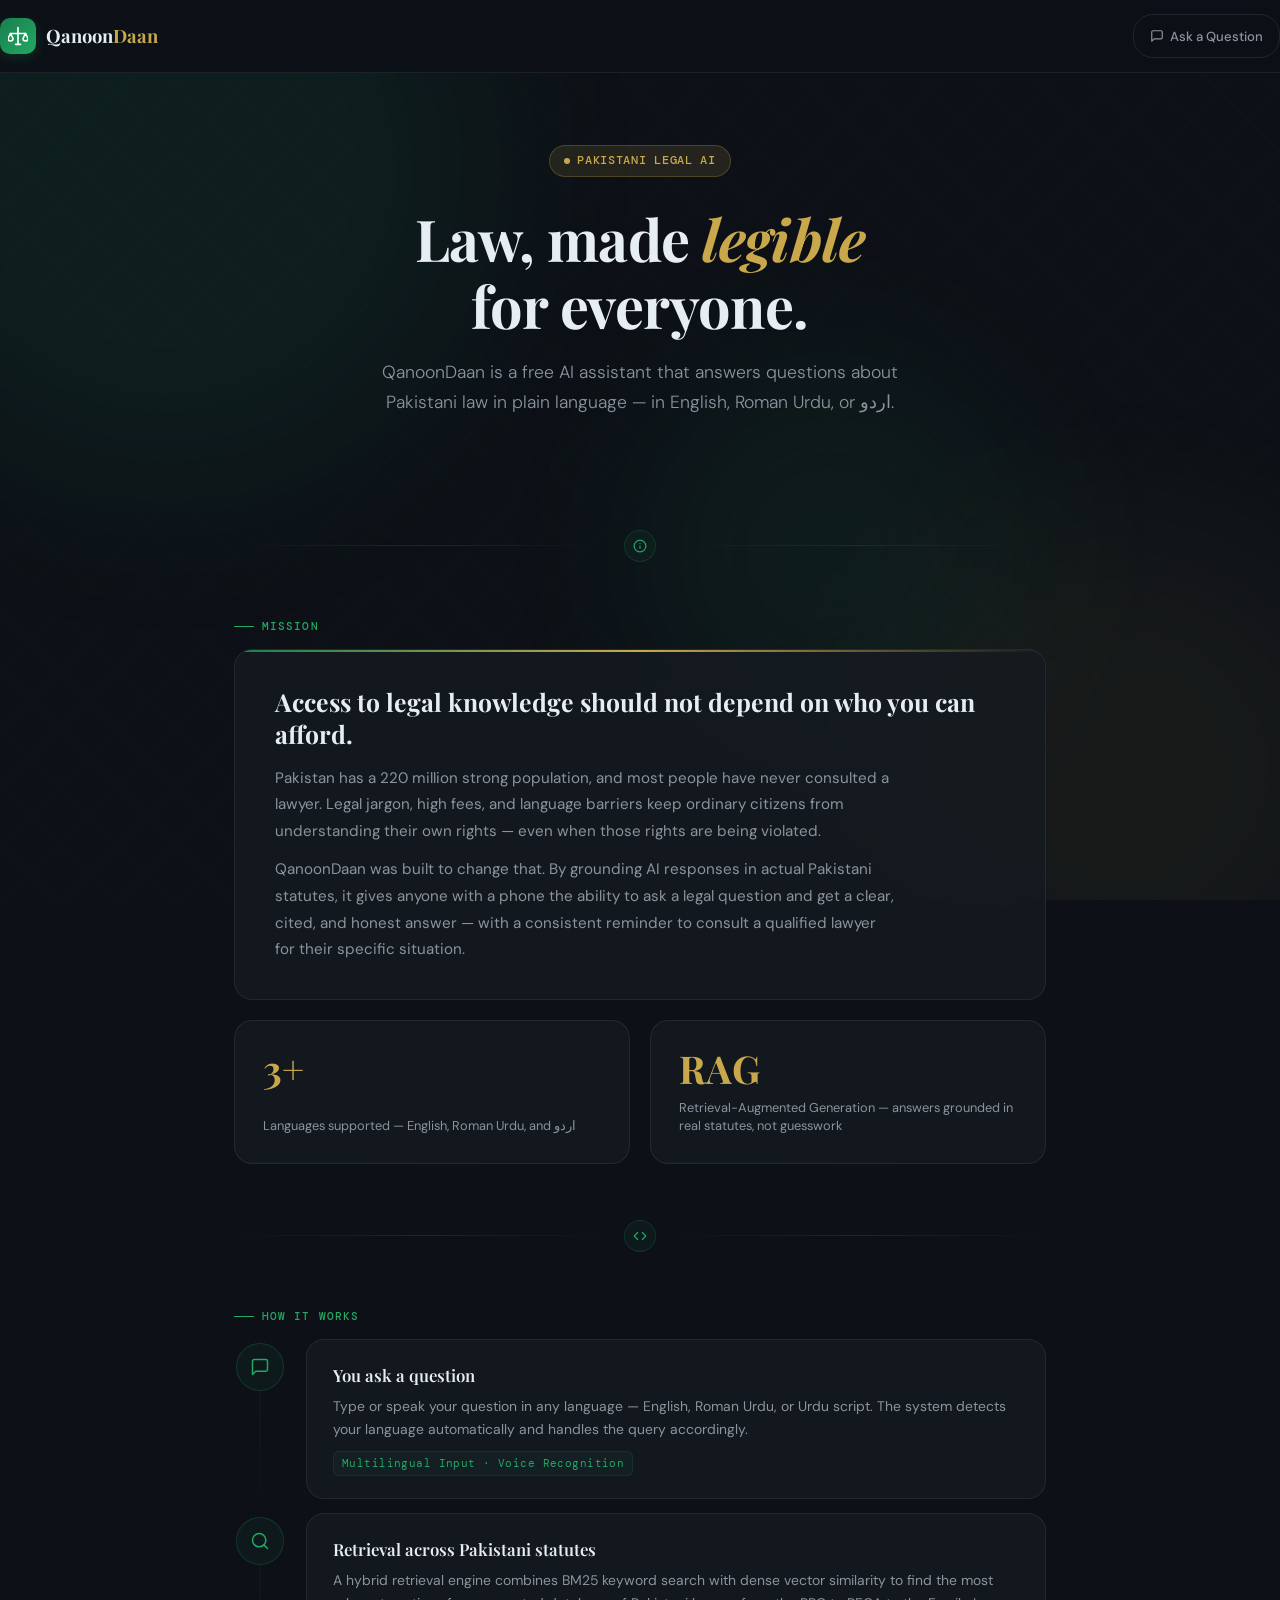
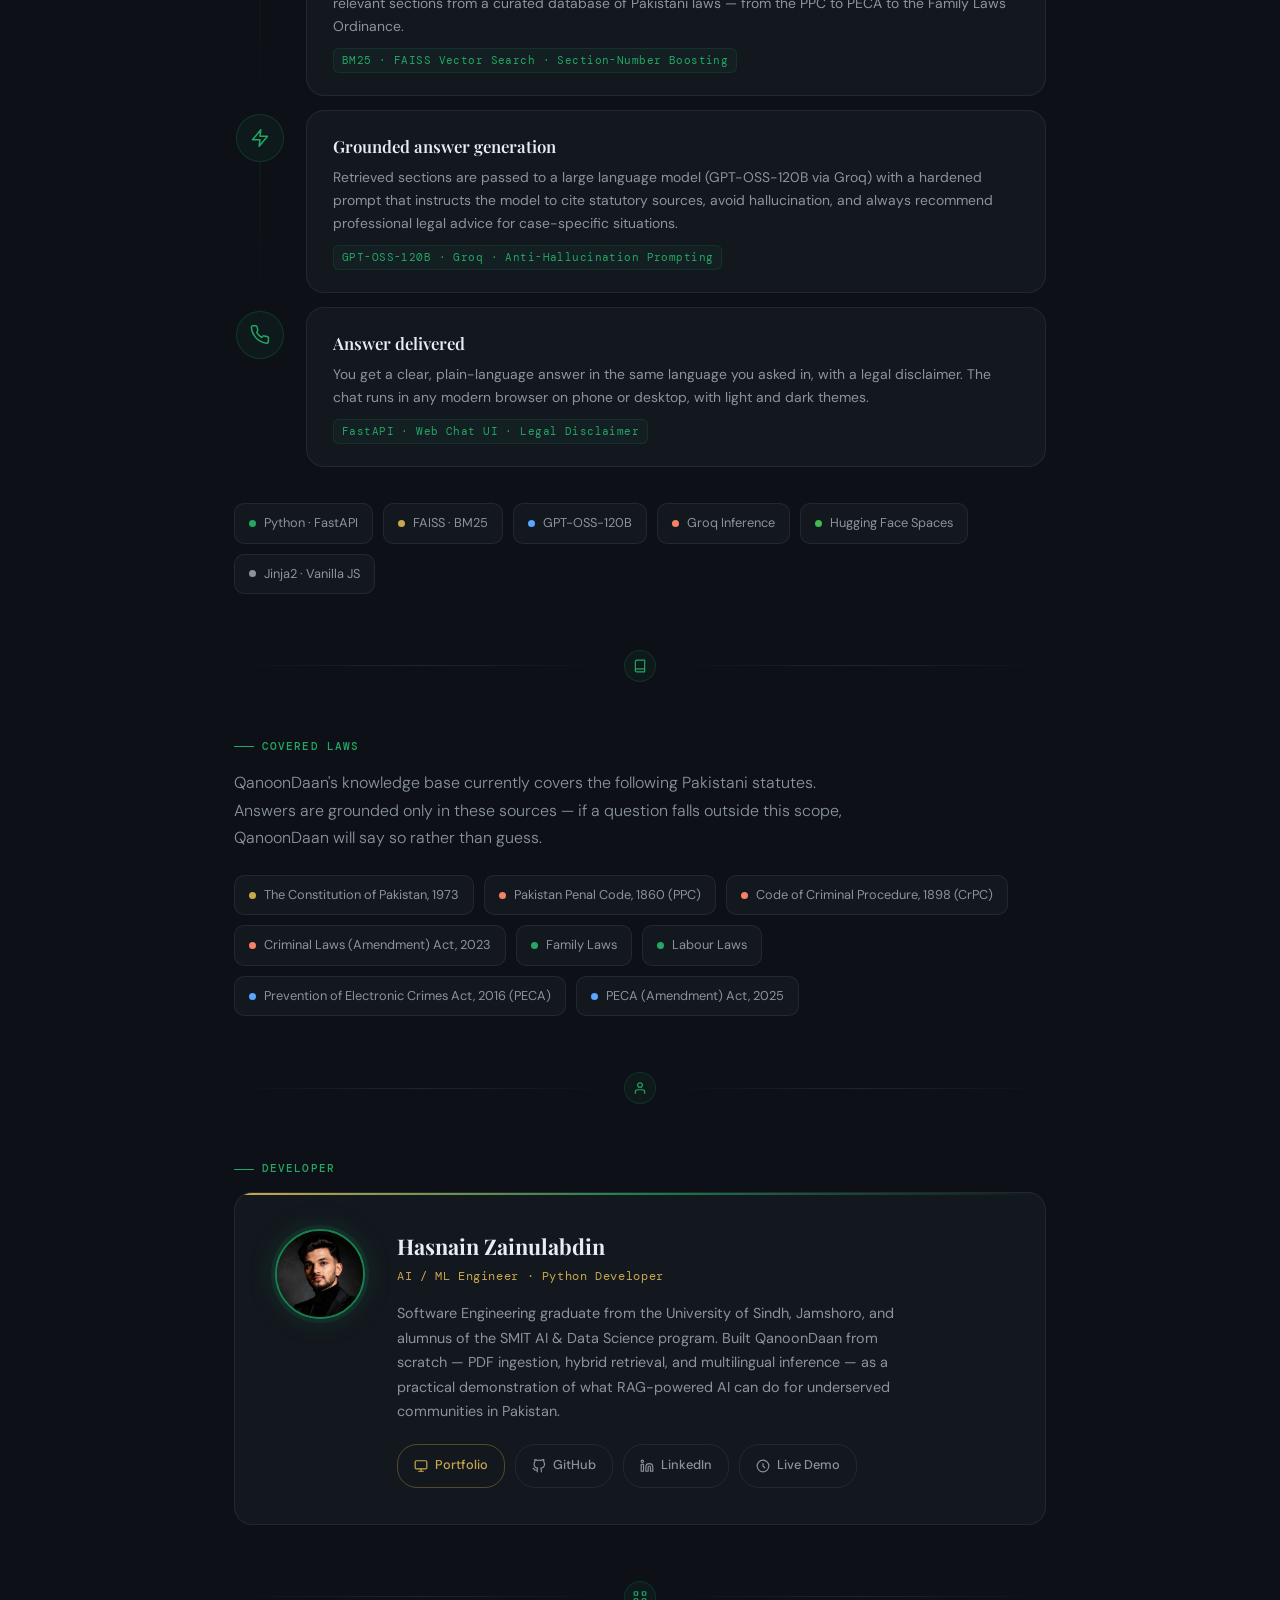
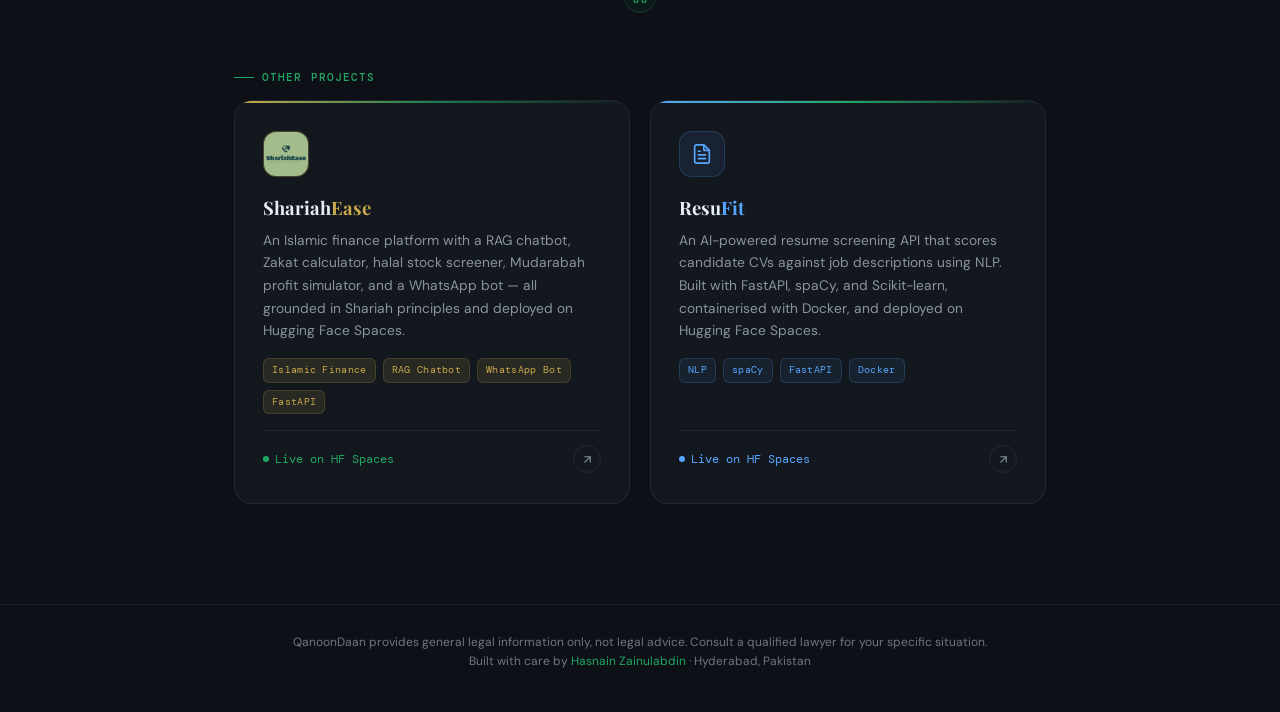
<file: templates/about.html>
<!DOCTYPE html>
<html lang="en">
<head>
  <meta charset="UTF-8" />
  <meta name="viewport" content="width=device-width, initial-scale=1.0, viewport-fit=cover" />
  <meta name="apple-mobile-web-app-capable" content="yes" />
  <meta name="apple-mobile-web-app-status-bar-style" content="black-translucent" />
  <title>About — QanoonDaan</title>
  <link rel="preconnect" href="https://fonts.googleapis.com" />
  <link rel="preconnect" href="https://fonts.gstatic.com" crossorigin />
  <link href="https://fonts.googleapis.com/css2?family=Playfair+Display:ital,wght@0,600;0,700;1,600&family=DM+Sans:wght@300;400;500&family=DM+Mono:wght@400;500&display=swap" rel="stylesheet" />
  <style>

    /* ── Tokens ─────────────────────────────────────────────── */
    :root {
      --bg:           #0d1117;
      --bg-card:      rgba(22, 27, 34, 0.75);
      --bg-input:     rgba(28, 33, 40, 0.7);
      --border:       rgba(42, 52, 65, 0.6);
      --green:        #1a7f4f;
      --green-light:  #22a863;
      --green-glow:   rgba(26, 127, 79, 0.22);
      --green-dim:    rgba(26, 127, 79, 0.08);
      --gold:         #c9a84c;
      --gold-dim:     rgba(201, 168, 76, 0.12);
      --text:         #e6edf3;
      --text-muted:   #8b949e;
      --text-dim:     #6e7681;
      --glass-border: rgba(255, 255, 255, 0.07);
      --radius:       18px;
      --shadow:       0 8px 32px rgba(0,0,0,0.25);
    }

    /* ── Reset ───────────────────────────────────────────────── */
    *, *::before, *::after { box-sizing: border-box; margin: 0; padding: 0; }
    html { scroll-behavior: smooth; }

    body {
      font-family: 'DM Sans', sans-serif;
      background: var(--bg);
      color: var(--text);
      min-height: 100vh;
      line-height: 1.6;
      overflow-x: hidden;
    }

    /* ── Ambient background ──────────────────────────────────── */
    .ambient {
      position: fixed;
      inset: 0;
      pointer-events: none;
      z-index: 0;
      overflow: hidden;
    }
    .orb {
      position: absolute;
      border-radius: 50%;
      filter: blur(90px);
      opacity: 0.45;
      animation: float 14s ease-in-out infinite alternate;
    }
    .orb-1 { width: 50vw; height: 50vw; background: rgba(26,127,79,0.28);  top: -12vw; left: -12vw; }
    .orb-2 { width: 40vw; height: 40vw; background: rgba(201,168,76,0.13); bottom: -10vw; right: -8vw; animation-delay: -5s; }
    .orb-3 { width: 30vw; height: 30vw; background: rgba(34,168,99,0.18);  top: 40%; left: 50%; animation-delay: -9s; }

    @keyframes float {
      from { transform: translate(0,0) scale(1); }
      to   { transform: translate(30px,30px) scale(1.1); }
    }

    /* ── Background pattern ─────────────────────────────────── */
    body::before {
      content: '';
      position: fixed;
      inset: 0;
      background-image:
        repeating-linear-gradient(45deg,  transparent, transparent 40px, rgba(26,127,79,0.03) 40px, rgba(26,127,79,0.03) 41px),
        repeating-linear-gradient(-45deg, transparent, transparent 40px, rgba(26,127,79,0.03) 40px, rgba(26,127,79,0.03) 41px);
      pointer-events: none;
      z-index: 0;
    }

    /* ── Layout wrapper ─────────────────────────────────────── */
    .page {
      position: relative;
      z-index: 1;
      max-width: 860px;
      margin: 0 auto;
      padding: 0 24px 100px;
      /* safe area for notched phones */
      padding-left: max(24px, env(safe-area-inset-left));
      padding-right: max(24px, env(safe-area-inset-right));
    }

    /* ── Nav ─────────────────────────────────────────────────── */
    nav {
      position: sticky;
      top: 0;
      z-index: 100;
      display: flex;
      align-items: center;
      justify-content: space-between;
      border-bottom: 1px solid var(--glass-border);
      background: rgba(13,17,23,0.88);
      backdrop-filter: blur(20px);
      -webkit-backdrop-filter: blur(20px);
      margin: 0 -24px;
      padding: 14px 24px;
      /* notch-aware padding */
      padding-left: max(24px, env(safe-area-inset-left));
      padding-right: max(24px, env(safe-area-inset-right));
    }

    .nav-logo {
      display: flex;
      align-items: center;
      gap: 10px;
      text-decoration: none;
    }

    .nav-icon {
      width: 36px;
      height: 36px;
      background: linear-gradient(135deg, var(--green), var(--green-light));
      border-radius: 10px;
      display: flex;
      align-items: center;
      justify-content: center;
      box-shadow: 0 4px 12px var(--green-glow);
      flex-shrink: 0;
    }

    .nav-icon svg {
      width: 20px;
      height: 20px;
      stroke: #fff;
      fill: none;
      stroke-width: 2;
      stroke-linecap: round;
      stroke-linejoin: round;
    }

    .nav-wordmark {
      font-family: 'Playfair Display', serif;
      font-size: 1.15rem;
      font-weight: 700;
      color: var(--text);
    }
    .nav-wordmark span { color: var(--gold); }

    .nav-link {
      display: flex;
      align-items: center;
      gap: 6px;
      text-decoration: none;
      font-size: 0.82rem;
      font-weight: 500;
      color: var(--text-muted);
      border: 1px solid var(--border);
      border-radius: 20px;
      padding: 7px 16px;
      transition: all 0.2s;
      min-height: 44px; /* touch target */
    }
    .nav-link svg {
      width: 14px;
      height: 14px;
      stroke: currentColor;
      fill: none;
      stroke-width: 2;
      stroke-linecap: round;
      stroke-linejoin: round;
      flex-shrink: 0;
    }
    .nav-link:hover {
      color: var(--text);
      border-color: var(--green);
      background: var(--green-dim);
    }

    /* ── Hero ────────────────────────────────────────────────── */
    .hero {
      padding: 72px 0 56px;
      text-align: center;
    }

    .hero-badge {
      display: inline-flex;
      align-items: center;
      gap: 7px;
      background: var(--gold-dim);
      border: 1px solid rgba(201,168,76,0.25);
      border-radius: 20px;
      padding: 6px 14px;
      font-size: 0.72rem;
      font-family: 'DM Mono', monospace;
      font-weight: 500;
      color: var(--gold);
      letter-spacing: 0.06em;
      text-transform: uppercase;
      margin-bottom: 28px;
    }

    .hero-badge-dot {
      width: 6px;
      height: 6px;
      border-radius: 50%;
      background: var(--gold);
      animation: pulse-gold 2.5s ease-in-out infinite;
    }

    @keyframes pulse-gold {
      0%, 100% { opacity: 1; transform: scale(1); }
      50%       { opacity: 0.4; transform: scale(0.7); }
    }

    .hero h1 {
      font-family: 'Playfair Display', serif;
      font-size: clamp(2.4rem, 6vw, 3.6rem);
      font-weight: 700;
      line-height: 1.15;
      color: var(--text);
      margin-bottom: 20px;
      letter-spacing: -0.01em;
    }
    .hero h1 em { font-style: italic; color: var(--gold); }

    .hero-sub {
      font-size: clamp(0.95rem, 2vw, 1.1rem);
      color: var(--text-muted);
      max-width: 520px;
      margin: 0 auto;
      font-weight: 300;
      line-height: 1.7;
    }

    /* ── Divider ─────────────────────────────────────────────── */
    .divider {
      display: flex;
      align-items: center;
      gap: 16px;
      margin: 56px 0;
    }
    .divider-line {
      flex: 1;
      height: 1px;
      background: linear-gradient(to right, transparent, var(--border), transparent);
    }
    .divider-icon {
      width: 32px;
      height: 32px;
      border-radius: 50%;
      background: var(--green-dim);
      border: 1px solid rgba(26,127,79,0.25);
      display: flex;
      align-items: center;
      justify-content: center;
      flex-shrink: 0;
    }
    .divider-icon svg {
      width: 14px;
      height: 14px;
      stroke: var(--green-light);
      fill: none;
      stroke-width: 2;
      stroke-linecap: round;
      stroke-linejoin: round;
    }

    /* ── Section label ───────────────────────────────────────── */
    .section-label {
      font-family: 'DM Mono', monospace;
      font-size: 0.68rem;
      font-weight: 500;
      letter-spacing: 0.1em;
      text-transform: uppercase;
      color: var(--green-light);
      margin-bottom: 14px;
      display: flex;
      align-items: center;
      gap: 8px;
    }
    .section-label::before {
      content: '';
      display: block;
      width: 20px;
      height: 1px;
      background: var(--green-light);
    }

    /* ── Mission ─────────────────────────────────────────────── */
    .mission {
      display: grid;
      grid-template-columns: 1fr 1fr;
      gap: 20px;
      margin-bottom: 24px;
    }

    .mission-main {
      grid-column: 1 / -1;
      background: var(--bg-card);
      border: 1px solid var(--glass-border);
      border-radius: var(--radius);
      padding: 36px 40px;
      backdrop-filter: blur(16px);
      -webkit-backdrop-filter: blur(16px);
      position: relative;
      overflow: hidden;
    }
    .mission-main::before {
      content: '';
      position: absolute;
      top: 0; left: 0; right: 0;
      height: 2px;
      background: linear-gradient(to right, var(--green), var(--gold), transparent);
    }
    .mission-main h2 {
      font-family: 'Playfair Display', serif;
      font-size: 1.55rem;
      font-weight: 700;
      color: var(--text);
      margin-bottom: 14px;
      line-height: 1.3;
    }
    .mission-main p {
      color: var(--text-muted);
      font-size: 0.95rem;
      line-height: 1.75;
      max-width: 620px;
    }
    .mission-main p + p { margin-top: 12px; }

    .mission-stat {
      background: var(--bg-card);
      border: 1px solid var(--glass-border);
      border-radius: var(--radius);
      padding: 28px;
      backdrop-filter: blur(16px);
      -webkit-backdrop-filter: blur(16px);
      display: flex;
      flex-direction: column;
      justify-content: space-between;
      gap: 12px;
      position: relative;
      overflow: hidden;
    }
    .mission-stat::after {
      content: '';
      position: absolute;
      bottom: 0; left: 0; right: 0;
      height: 1px;
      background: linear-gradient(to right, var(--green-dim), transparent);
    }
    .stat-value {
      font-family: 'Playfair Display', serif;
      font-size: 2.4rem;
      font-weight: 700;
      color: var(--gold);
      line-height: 1;
    }
    .stat-label {
      font-size: 0.8rem;
      color: var(--text-muted);
      line-height: 1.4;
    }

    /* ── Pipeline ────────────────────────────────────────────── */
    .pipeline { display: flex; flex-direction: column; gap: 2px; }

    .pipe-step {
      display: grid;
      grid-template-columns: 52px 1fr;
      gap: 0 20px;
      position: relative;
    }
    .pipe-step:not(:last-child) .pipe-num::after {
      content: '';
      position: absolute;
      left: 25px;
      top: 52px;
      bottom: -2px;
      width: 2px;
      background: linear-gradient(to bottom, var(--green-dim), transparent);
    }
    .pipe-num {
      position: relative;
      display: flex;
      flex-direction: column;
      align-items: center;
      padding-top: 4px;
    }
    .pipe-circle {
      width: 48px;
      height: 48px;
      border-radius: 50%;
      background: var(--green-dim);
      border: 1px solid rgba(26,127,79,0.3);
      display: flex;
      align-items: center;
      justify-content: center;
      flex-shrink: 0;
      transition: all 0.25s;
    }
    .pipe-step:hover .pipe-circle {
      background: rgba(26,127,79,0.18);
      border-color: var(--green-light);
      box-shadow: 0 0 16px var(--green-glow);
    }
    .pipe-circle svg {
      width: 20px;
      height: 20px;
      stroke: var(--green-light);
      fill: none;
      stroke-width: 1.8;
      stroke-linecap: round;
      stroke-linejoin: round;
    }
    .pipe-body {
      background: var(--bg-card);
      border: 1px solid var(--glass-border);
      border-radius: var(--radius);
      padding: 22px 26px;
      margin-bottom: 12px;
      backdrop-filter: blur(12px);
      -webkit-backdrop-filter: blur(12px);
      transition: border-color 0.25s;
    }
    .pipe-step:hover .pipe-body { border-color: rgba(26,127,79,0.2); }
    .pipe-body h3 {
      font-family: 'Playfair Display', serif;
      font-size: 1.05rem;
      font-weight: 600;
      color: var(--text);
      margin-bottom: 6px;
    }
    .pipe-body p {
      font-size: 0.87rem;
      color: var(--text-muted);
      line-height: 1.65;
    }
    .pipe-tag {
      display: inline-block;
      margin-top: 10px;
      font-family: 'DM Mono', monospace;
      font-size: 0.67rem;
      background: var(--green-dim);
      border: 1px solid rgba(26,127,79,0.2);
      color: var(--green-light);
      border-radius: 6px;
      padding: 3px 8px;
      letter-spacing: 0.04em;
    }

    /* ── Stack chips ─────────────────────────────────────────── */
    .stack-grid {
      display: flex;
      flex-wrap: wrap;
      gap: 10px;
      margin-top: 24px;
    }
    .stack-chip {
      display: flex;
      align-items: center;
      gap: 8px;
      background: var(--bg-card);
      border: 1px solid var(--glass-border);
      border-radius: 10px;
      padding: 9px 14px;
      font-size: 0.8rem;
      color: var(--text-muted);
      backdrop-filter: blur(10px);
      transition: all 0.2s;
    }
    .stack-chip:hover { border-color: rgba(26,127,79,0.25); color: var(--text); }
    .stack-chip-dot {
      width: 7px;
      height: 7px;
      border-radius: 50%;
      flex-shrink: 0;
    }

    /* ── Developer card ──────────────────────────────────────── */
    .dev-card {
      background: var(--bg-card);
      border: 1px solid var(--glass-border);
      border-radius: var(--radius);
      padding: 36px 40px;
      backdrop-filter: blur(16px);
      -webkit-backdrop-filter: blur(16px);
      display: grid;
      grid-template-columns: auto 1fr;
      gap: 32px;
      align-items: start;
      position: relative;
      overflow: hidden;
    }
    .dev-card::before {
      content: '';
      position: absolute;
      top: 0; left: 0; right: 0;
      height: 2px;
      background: linear-gradient(to right, var(--gold), var(--green), transparent);
    }

    /* ── Developer avatar (photo) ────────────────────────────── */
    .dev-avatar-link {
      text-decoration: none;
      flex-shrink: 0;
      display: block;
    }

    .dev-avatar {
      width: 90px;
      height: 90px;
      border-radius: 50%;
      overflow: hidden;
      border: 2.5px solid var(--green);
      box-shadow: 0 0 0 4px rgba(26,127,79,0.15), 0 0 28px var(--green-glow);
      transition: transform 0.25s ease, box-shadow 0.25s ease;
    }

    .dev-avatar-link:hover .dev-avatar {
      transform: scale(1.05);
      box-shadow: 0 0 0 5px rgba(26,127,79,0.25), 0 0 36px var(--green-glow);
    }

    .dev-avatar img {
      width: 100%;
      height: 100%;
      object-fit: cover;
      object-position: center top;
      display: block;
    }

    /* portfolio tooltip on hover */
    .dev-avatar-link {
      position: relative;
    }
    .dev-avatar-link::after {
      content: 'View Portfolio ↗';
      position: absolute;
      bottom: -28px;
      left: 50%;
      transform: translateX(-50%);
      font-size: 0.62rem;
      font-family: 'DM Mono', monospace;
      color: var(--green-light);
      white-space: nowrap;
      opacity: 0;
      transition: opacity 0.2s;
      pointer-events: none;
    }
    .dev-avatar-link:hover::after { opacity: 1; }

    .dev-info { min-width: 0; }

    .dev-name {
      font-family: 'Playfair Display', serif;
      font-size: 1.35rem;
      font-weight: 700;
      color: var(--text);
      margin-bottom: 4px;
    }
    .dev-role {
      font-size: 0.78rem;
      color: var(--gold);
      font-family: 'DM Mono', monospace;
      letter-spacing: 0.05em;
      margin-bottom: 14px;
    }
    .dev-bio {
      font-size: 0.9rem;
      color: var(--text-muted);
      line-height: 1.7;
      max-width: 520px;
      margin-bottom: 20px;
    }
    .dev-links {
      display: flex;
      flex-wrap: wrap;
      gap: 10px;
    }
    .dev-link {
      display: flex;
      align-items: center;
      gap: 7px;
      text-decoration: none;
      font-size: 0.8rem;
      font-weight: 500;
      color: var(--text-muted);
      border: 1px solid var(--border);
      border-radius: 20px;
      padding: 7px 16px;
      transition: all 0.2s;
      min-height: 44px; /* touch target */
    }
    .dev-link svg {
      width: 14px;
      height: 14px;
      stroke: currentColor;
      fill: none;
      stroke-width: 2;
      stroke-linecap: round;
      stroke-linejoin: round;
      flex-shrink: 0;
    }
    .dev-link:hover {
      color: var(--text);
      border-color: var(--green);
      background: var(--green-dim);
    }
    /* Portfolio link highlighted */
    .dev-link.portfolio {
      border-color: rgba(201,168,76,0.35);
      color: var(--gold);
    }
    .dev-link.portfolio:hover {
      border-color: var(--gold);
      background: var(--gold-dim);
      color: var(--gold);
    }

    /* ── Other Projects ──────────────────────────────────────── */
    .projects-grid {
      display: grid;
      grid-template-columns: 1fr 1fr;
      gap: 20px;
    }
    .project-card {
      background: var(--bg-card);
      border: 1px solid var(--glass-border);
      border-radius: var(--radius);
      padding: 30px 28px;
      backdrop-filter: blur(16px);
      -webkit-backdrop-filter: blur(16px);
      display: flex;
      flex-direction: column;
      gap: 16px;
      position: relative;
      overflow: hidden;
      transition: border-color 0.25s, transform 0.25s;
      text-decoration: none;
      color: inherit;
    }
    .project-card:hover {
      border-color: rgba(26,127,79,0.35);
      transform: translateY(-3px);
    }
    .project-card::before {
      content: '';
      position: absolute;
      top: 0; left: 0; right: 0;
      height: 2px;
    }
    .project-card.shariah::before {
      background: linear-gradient(to right, var(--gold), var(--green), transparent);
    }
    .project-card.resufit::before {
      background: linear-gradient(to right, #58a6ff, var(--green-light), transparent);
    }

    .project-icon {
      width: 46px;
      height: 46px;
      border-radius: 13px;
      display: flex;
      align-items: center;
      justify-content: center;
      flex-shrink: 0;
    }
    .project-card.shariah .project-icon {
      background: var(--gold-dim);
      border: 1px solid rgba(201,168,76,0.2);
    }
    .project-card.resufit .project-icon {
      background: rgba(88,166,255,0.08);
      border: 1px solid rgba(88,166,255,0.2);
    }
    .project-card.shariah .project-icon svg { stroke: var(--gold); }
    .project-card.resufit  .project-icon svg { stroke: #58a6ff; }
    .project-icon svg {
      width: 22px;
      height: 22px;
      fill: none;
      stroke-width: 1.8;
      stroke-linecap: round;
      stroke-linejoin: round;
    }

    /* Image-based project icon — stays same box as SVG version */
    .project-icon-img {
      padding: 0 !important;
      overflow: hidden;
    }
    .project-icon-img img {
      width: 46px;
      height: 46px;
      object-fit: cover;
      object-position: center;
      display: block;
      border-radius: 13px;
    }
    .project-name {
      font-family: 'Playfair Display', serif;
      font-size: 1.15rem;
      font-weight: 700;
      color: var(--text);
      margin-bottom: 6px;
    }
    .project-card.shariah .project-name span { color: var(--gold); }
    .project-card.resufit  .project-name span { color: #58a6ff; }

    .project-desc {
      font-size: 0.86rem;
      color: var(--text-muted);
      line-height: 1.65;
      flex: 1;
    }
    .project-tags {
      display: flex;
      flex-wrap: wrap;
      gap: 7px;
    }
    .project-tag {
      font-family: 'DM Mono', monospace;
      font-size: 0.65rem;
      border-radius: 6px;
      padding: 3px 8px;
      letter-spacing: 0.03em;
    }
    .project-card.shariah .project-tag {
      background: var(--gold-dim);
      border: 1px solid rgba(201,168,76,0.18);
      color: var(--gold);
    }
    .project-card.resufit .project-tag {
      background: rgba(88,166,255,0.07);
      border: 1px solid rgba(88,166,255,0.18);
      color: #58a6ff;
    }
    .project-footer {
      display: flex;
      align-items: center;
      justify-content: space-between;
      padding-top: 14px;
      border-top: 1px solid var(--glass-border);
      margin-top: auto;
    }
    .project-live {
      display: flex;
      align-items: center;
      gap: 6px;
      font-size: 0.75rem;
      font-family: 'DM Mono', monospace;
      color: var(--green-light);
    }
    .project-live-dot {
      width: 6px;
      height: 6px;
      border-radius: 50%;
      background: var(--green-light);
      animation: pulse-gold 2.5s ease-in-out infinite;
    }
    .project-arrow {
      width: 28px;
      height: 28px;
      border-radius: 50%;
      border: 1px solid var(--border);
      display: flex;
      align-items: center;
      justify-content: center;
      transition: all 0.2s;
    }
    .project-card:hover .project-arrow {
      border-color: var(--green-light);
      background: var(--green-dim);
    }
    .project-arrow svg {
      width: 13px;
      height: 13px;
      stroke: var(--text-muted);
      fill: none;
      stroke-width: 2;
      stroke-linecap: round;
      stroke-linejoin: round;
      transition: stroke 0.2s;
    }
    .project-card:hover .project-arrow svg { stroke: var(--green-light); }

    /* ── Footer ──────────────────────────────────────────────── */
    footer {
      position: relative;
      z-index: 1;
      text-align: center;
      padding: 28px 24px max(40px, env(safe-area-inset-bottom));
      border-top: 1px solid var(--glass-border);
      font-size: 0.75rem;
      color: var(--text-dim);
    }
    footer a {
      color: var(--green-light);
      text-decoration: none;
    }

    /* ── Fade-in animation ───────────────────────────────────── */
    .fade-up {
      opacity: 0;
      transform: translateY(18px);
      transition: opacity 0.55s ease, transform 0.55s ease;
    }
    .fade-up.visible {
      opacity: 1;
      transform: translateY(0);
    }

    /* ════════════════════════════════════════════════════════
       RESPONSIVE — mobile-first, three breakpoints
       ════════════════════════════════════════════════════════ */

    /* ── Base mobile (<480px) ────────────────────────────────── */
    @media (max-width: 480px) {

      /* Layout */
      .page { padding: 0 14px 80px; }

      /* Nav */
      nav { margin: 0 -14px; padding: 12px 14px; }
      .nav-wordmark { font-size: 1rem; }
      .nav-link { padding: 6px 10px; font-size: 0.76rem; }
      .nav-link span { display: none; }   /* icon only on tiny screens */

      /* Hero */
      .hero { padding: 44px 0 36px; }
      .hero h1 { font-size: 1.85rem; line-height: 1.2; }
      .hero-badge { font-size: 0.65rem; padding: 5px 11px; margin-bottom: 20px; }
      .hero-sub { font-size: 0.88rem; }

      /* Dividers — tighter */
      .divider { margin: 36px 0; }

      /* Mission */
      .mission { grid-template-columns: 1fr; gap: 12px; }
      .mission-main { padding: 20px 18px; }
      .mission-main h2 { font-size: 1.2rem; }
      .mission-main p  { font-size: 0.88rem; }
      .mission-stat {
        flex-direction: row;
        align-items: center;
        gap: 16px;
        padding: 18px 20px;
      }
      .stat-value { font-size: 1.8rem; flex-shrink: 0; }
      .stat-label { font-size: 0.78rem; }

      /* Pipeline */
      .pipe-step { grid-template-columns: 36px 1fr; gap: 0 12px; }
      .pipe-circle { width: 36px; height: 36px; }
      .pipe-circle svg { width: 15px; height: 15px; }
      .pipe-step:not(:last-child) .pipe-num::after { left: 17px; top: 38px; }
      .pipe-body { padding: 16px 16px; }
      .pipe-body h3 { font-size: 0.95rem; }
      .pipe-body p  { font-size: 0.82rem; }
      .pipe-tag { font-size: 0.62rem; }

      /* Stack chips — 2 per row */
      .stack-grid { gap: 8px; }
      .stack-chip { font-size: 0.75rem; padding: 7px 11px; }

      /* Developer card — stacked, centered portrait */
      .dev-card {
        grid-template-columns: 1fr;
        padding: 24px 18px;
        gap: 0;
        text-align: center;
      }
      .dev-avatar-link {
        display: flex;
        justify-content: center;
        margin-bottom: 20px;
      }
      .dev-avatar { width: 82px; height: 82px; }
      .dev-avatar-link::after { display: none; }
      .dev-name { font-size: 1.2rem; }
      .dev-role { font-size: 0.72rem; margin-bottom: 12px; }
      .dev-bio  { font-size: 0.85rem; max-width: 100%; margin-bottom: 16px; }
      .dev-links {
        justify-content: center;
        gap: 8px;
      }
      .dev-link { font-size: 0.75rem; padding: 6px 12px; }

      /* Projects — single column */
      .projects-grid { grid-template-columns: 1fr; gap: 14px; }
      .project-card { padding: 22px 18px; gap: 12px; }
      .project-name { font-size: 1.05rem; }
      .project-desc { font-size: 0.82rem; }
      .project-tag  { font-size: 0.62rem; }
      .project-icon { width: 40px; height: 40px; border-radius: 11px; }
      .project-icon svg { width: 19px; height: 19px; }

      /* Footer */
      footer { font-size: 0.72rem; padding: 22px 14px 36px; }
    }

    /* ── Mid mobile (481px–640px) ────────────────────────────── */
    @media (min-width: 481px) and (max-width: 640px) {

      .page { padding: 0 18px 90px; }
      nav { margin: 0 -18px; padding: 13px 18px; }

      .hero { padding: 52px 0 40px; }
      .hero h1 { font-size: 2.1rem; }
      .hero-sub { font-size: 0.92rem; }

      .divider { margin: 44px 0; }

      .mission { grid-template-columns: 1fr; gap: 14px; }
      .mission-main { padding: 24px 22px; }
      .mission-main h2 { font-size: 1.3rem; }
      .mission-stat {
        flex-direction: row;
        align-items: center;
        gap: 18px;
        padding: 20px 22px;
      }
      .stat-value { font-size: 2rem; flex-shrink: 0; }

      .pipe-step { grid-template-columns: 40px 1fr; gap: 0 14px; }
      .pipe-circle { width: 38px; height: 38px; }
      .pipe-circle svg { width: 16px; height: 16px; }
      .pipe-step:not(:last-child) .pipe-num::after { left: 19px; top: 40px; }
      .pipe-body { padding: 18px 20px; }

      .dev-card {
        grid-template-columns: 1fr;
        padding: 28px 24px;
        gap: 0;
      }
      .dev-avatar-link {
        display: flex;
        justify-content: center;
        margin-bottom: 22px;
      }
      .dev-avatar { width: 86px; height: 86px; }
      .dev-avatar-link::after { display: none; }
      .dev-name { font-size: 1.25rem; }
      .dev-bio  { font-size: 0.87rem; }
      .dev-links { gap: 8px; }

      .projects-grid { grid-template-columns: 1fr; gap: 14px; }
      .project-card { padding: 24px 20px; }

      .nav-link span { display: none; }
    }

    /* ── Tablet (641px–860px) ────────────────────────────────── */
    @media (min-width: 641px) and (max-width: 860px) {

      .page { padding: 0 28px 100px; }
      nav { margin: 0 -28px; padding: 14px 28px; }

      .hero { padding: 60px 0 48px; }
      .hero h1 { font-size: 2.8rem; }

      .mission { grid-template-columns: 1fr 1fr; }
      .mission-main { padding: 28px 32px; }

      .dev-card { padding: 30px 32px; gap: 24px; }
      .dev-avatar { width: 80px; height: 80px; }

      .projects-grid { grid-template-columns: 1fr 1fr; }
    }

    /* ── Touch — remove hover effects that feel broken on mobile ─ */
    @media (hover: none) {
      .project-card:hover { transform: none; }
      .dev-avatar-link:hover .dev-avatar { transform: none; }
      .pipe-step:hover .pipe-circle { background: var(--green-dim); border-color: rgba(26,127,79,0.3); box-shadow: none; }
      .pipe-step:hover .pipe-body { border-color: var(--glass-border); }
    }

    /* ── Reduced motion ──────────────────────────────────────── */
    @media (prefers-reduced-motion: reduce) {
      .orb, .hero-badge-dot, .project-live-dot { animation: none; }
      .fade-up { transition: none; }
    }

  </style>
</head>
<body>

  <!-- Ambient -->
  <div class="ambient">
    <div class="orb orb-1"></div>
    <div class="orb orb-2"></div>
    <div class="orb orb-3"></div>
  </div>

  <!-- ── Nav ──────────────────────────────────────────────── -->
  <nav>
    <a href="/" class="nav-logo">
      <div class="nav-icon">
        <svg viewBox="0 0 24 24">
          <path d="M12 2v20"/><path d="M3 9h18"/>
          <path d="M3 9l3 6c0 1.657-1.343 3-3 3s-3-1.343-3-3l3-6z"/>
          <path d="M21 9l3 6c0 1.657-1.343 3-3 3s-3-1.343-3-3l3-6z"/>
          <path d="M9 22h6"/>
        </svg>
      </div>
      <span class="nav-wordmark">Qanoon<span>Daan</span></span>
    </a>
    <a href="/" class="nav-link">
      <svg viewBox="0 0 24 24">
        <path d="M21 15a2 2 0 0 1-2 2H7l-4 4V5a2 2 0 0 1 2-2h14a2 2 0 0 1 2 2z"/>
      </svg>
      <span>Ask a Question</span>
    </a>
  </nav>

  <div class="page">

    <!-- ── Hero ─────────────────────────────────────────────── -->
    <section class="hero fade-up">
      <div class="hero-badge">
        <div class="hero-badge-dot"></div>
        Pakistani Legal AI
      </div>
      <h1>Law, made <em>legible</em><br>for everyone.</h1>
      <p class="hero-sub">QanoonDaan is a free AI assistant that answers questions about Pakistani law in plain language — in English, Roman Urdu, or اردو.</p>
    </section>

    <!-- ── Mission ───────────────────────────────────────────── -->
    <div class="divider fade-up">
      <div class="divider-line"></div>
      <div class="divider-icon">
        <svg viewBox="0 0 24 24"><circle cx="12" cy="12" r="10"/><line x1="12" y1="8" x2="12" y2="8.01"/><line x1="12" y1="12" x2="12" y2="16"/></svg>
      </div>
      <div class="divider-line"></div>
    </div>

    <section class="fade-up">
      <div class="section-label">Mission</div>
      <div class="mission">
        <div class="mission-main">
          <h2>Access to legal knowledge should not depend on who you can afford.</h2>
          <p>Pakistan has a 220 million strong population, and most people have never consulted a lawyer. Legal jargon, high fees, and language barriers keep ordinary citizens from understanding their own rights — even when those rights are being violated.</p>
          <p>QanoonDaan was built to change that. By grounding AI responses in actual Pakistani statutes, it gives anyone with a phone the ability to ask a legal question and get a clear, cited, and honest answer — with a consistent reminder to consult a qualified lawyer for their specific situation.</p>
        </div>
        <div class="mission-stat fade-up">
          <div class="stat-value">3+</div>
          <div class="stat-label">Languages supported — English, Roman Urdu, and اردو</div>
        </div>
        <div class="mission-stat fade-up">
          <div class="stat-value">RAG</div>
          <div class="stat-label">Retrieval-Augmented Generation — answers grounded in real statutes, not guesswork</div>
        </div>
      </div>
    </section>

    <!-- ── How it works ──────────────────────────────────────── -->
    <div class="divider fade-up">
      <div class="divider-line"></div>
      <div class="divider-icon">
        <svg viewBox="0 0 24 24"><polyline points="16 18 22 12 16 6"/><polyline points="8 6 2 12 8 18"/></svg>
      </div>
      <div class="divider-line"></div>
    </div>

    <section class="fade-up">
      <div class="section-label">How it works</div>
      <div class="pipeline">

        <div class="pipe-step fade-up">
          <div class="pipe-num">
            <div class="pipe-circle">
              <svg viewBox="0 0 24 24"><path d="M21 15a2 2 0 0 1-2 2H7l-4 4V5a2 2 0 0 1 2-2h14a2 2 0 0 1 2 2z"/></svg>
            </div>
          </div>
          <div class="pipe-body">
            <h3>You ask a question</h3>
            <p>Type or speak your question in any language — English, Roman Urdu, or Urdu script. The system detects your language automatically and handles the query accordingly.</p>
            <span class="pipe-tag">Multilingual Input · Voice Recognition</span>
          </div>
        </div>

        <div class="pipe-step fade-up">
          <div class="pipe-num">
            <div class="pipe-circle">
              <svg viewBox="0 0 24 24"><circle cx="11" cy="11" r="8"/><line x1="21" y1="21" x2="16.65" y2="16.65"/></svg>
            </div>
          </div>
          <div class="pipe-body">
            <h3>Retrieval across Pakistani statutes</h3>
            <p>A hybrid retrieval engine combines BM25 keyword search with dense vector similarity to find the most relevant sections from a curated database of Pakistani laws — from the PPC to PECA to the Family Laws Ordinance.</p>
            <span class="pipe-tag">BM25 · FAISS Vector Search · Section-Number Boosting</span>
          </div>
        </div>

        <div class="pipe-step fade-up">
          <div class="pipe-num">
            <div class="pipe-circle">
              <svg viewBox="0 0 24 24"><polygon points="13 2 3 14 12 14 11 22 21 10 12 10 13 2"/></svg>
            </div>
          </div>
          <div class="pipe-body">
            <h3>Grounded answer generation</h3>
            <p>Retrieved sections are passed to a large language model (GPT-OSS-120B via Groq) with a hardened prompt that instructs the model to cite statutory sources, avoid hallucination, and always recommend professional legal advice for case-specific situations.</p>
            <span class="pipe-tag">GPT-OSS-120B · Groq · Anti-Hallucination Prompting</span>
          </div>
        </div>

        <div class="pipe-step fade-up">
          <div class="pipe-num">
            <div class="pipe-circle">
              <svg viewBox="0 0 24 24"><path d="M22 16.92v3a2 2 0 0 1-2.18 2 19.79 19.79 0 0 1-8.63-3.07A19.5 19.5 0 0 1 4.69 12a19.79 19.79 0 0 1-3.07-8.67A2 2 0 0 1 3.56 1h3a2 2 0 0 1 2 1.72c.127.96.361 1.903.7 2.81a2 2 0 0 1-.45 2.11L8.09 8.91a16 16 0 0 0 5.93 5.93l1.27-1.27a2 2 0 0 1 2.11-.45c.907.339 1.85.573 2.81.7A2 2 0 0 1 22 16.92z"/></svg>
            </div>
          </div>
          <div class="pipe-body">
            <h3>Answer delivered</h3>
            <p>You get a clear, plain-language answer in the same language you asked in, with a legal disclaimer. The chat runs in any modern browser on phone or desktop, with light and dark themes.</p>
            <span class="pipe-tag">FastAPI · Web Chat UI · Legal Disclaimer</span>
          </div>
        </div>

      </div>

      <!-- Tech stack chips -->
      <div class="stack-grid fade-up">
        <div class="stack-chip"><div class="stack-chip-dot" style="background:#22a863;"></div>Python · FastAPI</div>
        <div class="stack-chip"><div class="stack-chip-dot" style="background:#c9a84c;"></div>FAISS · BM25</div>
        <div class="stack-chip"><div class="stack-chip-dot" style="background:#58a6ff;"></div>GPT-OSS-120B</div>
        <div class="stack-chip"><div class="stack-chip-dot" style="background:#f78166;"></div>Groq Inference</div>
        <div class="stack-chip"><div class="stack-chip-dot" style="background:#3fb950;"></div>Hugging Face Spaces</div>
        <div class="stack-chip"><div class="stack-chip-dot" style="background:#8b949e;"></div>Jinja2 · Vanilla JS</div>
      </div>
    </section>

    <!-- ── Covered Laws ──────────────────────────────────────── -->
    <div class="divider fade-up">
      <div class="divider-line"></div>
      <div class="divider-icon">
        <svg viewBox="0 0 24 24" fill="none" stroke="var(--green-light)" stroke-width="2" stroke-linecap="round" stroke-linejoin="round">
          <path d="M4 19.5A2.5 2.5 0 0 1 6.5 17H20"/>
          <path d="M6.5 2H20v20H6.5A2.5 2.5 0 0 1 4 19.5v-15A2.5 2.5 0 0 1 6.5 2z"/>
        </svg>
      </div>
      <div class="divider-line"></div>
    </div>

    <section class="fade-up">
      <div class="section-label">Covered Laws</div>
      <p style="color: var(--text-muted); font-weight: 300; line-height: 1.7; font-size: clamp(0.9rem, 2vw, 1rem); margin-bottom: 24px; max-width: 640px;">QanoonDaan's knowledge base currently covers the following Pakistani statutes. Answers are grounded only in these sources — if a question falls outside this scope, QanoonDaan will say so rather than guess.</p>
      <div class="stack-grid">
        <div class="stack-chip"><div class="stack-chip-dot" style="background:#c9a84c;"></div>The Constitution of Pakistan, 1973</div>
        <div class="stack-chip"><div class="stack-chip-dot" style="background:#f78166;"></div>Pakistan Penal Code, 1860 (PPC)</div>
        <div class="stack-chip"><div class="stack-chip-dot" style="background:#f78166;"></div>Code of Criminal Procedure, 1898 (CrPC)</div>
        <div class="stack-chip"><div class="stack-chip-dot" style="background:#f78166;"></div>Criminal Laws (Amendment) Act, 2023</div>
        <div class="stack-chip"><div class="stack-chip-dot" style="background:#22a863;"></div>Family Laws</div>
        <div class="stack-chip"><div class="stack-chip-dot" style="background:#22a863;"></div>Labour Laws</div>
        <div class="stack-chip"><div class="stack-chip-dot" style="background:#58a6ff;"></div>Prevention of Electronic Crimes Act, 2016 (PECA)</div>
        <div class="stack-chip"><div class="stack-chip-dot" style="background:#58a6ff;"></div>PECA (Amendment) Act, 2025</div>
      </div>
    </section>

    <!-- ── Developer ──────────────────────────────────────────── -->
    <div class="divider fade-up">
      <div class="divider-line"></div>
      <div class="divider-icon">
        <svg viewBox="0 0 24 24"><path d="M20 21v-2a4 4 0 0 0-4-4H8a4 4 0 0 0-4 4v2"/><circle cx="12" cy="7" r="4"/></svg>
      </div>
      <div class="divider-line"></div>
    </div>

    <section class="fade-up">
      <div class="section-label">Developer</div>

      <div class="dev-card">

        <!-- Portrait photo — links to portfolio -->
        <a href="https://hasnainzainulabdin.vercel.app/" target="_blank" rel="noopener" class="dev-avatar-link">
          <div class="dev-avatar">
            <img src="/static/hasnain.jpg" alt="Hasnain Zainulabdin" />
          </div>
        </a>

        <div class="dev-info">
          <div class="dev-name">Hasnain Zainulabdin</div>
          <div class="dev-role">AI / ML Engineer · Python Developer</div>
          <p class="dev-bio">Software Engineering graduate from the University of Sindh, Jamshoro, and alumnus of the SMIT AI & Data Science program. Built QanoonDaan from scratch — PDF ingestion, hybrid retrieval, and multilingual inference — as a practical demonstration of what RAG-powered AI can do for underserved communities in Pakistan.</p>
          <div class="dev-links">
            <a href="https://hasnainzainulabdin.vercel.app/" class="dev-link portfolio" target="_blank" rel="noopener">
              <svg viewBox="0 0 24 24"><rect x="2" y="3" width="20" height="14" rx="2"/><path d="M8 21h8"/><path d="M12 17v4"/></svg>
              Portfolio
            </a>
            <a href="https://github.com/SyedHusnain20" class="dev-link" target="_blank" rel="noopener">
              <svg viewBox="0 0 24 24"><path d="M9 19c-5 1.5-5-2.5-7-3m14 6v-3.87a3.37 3.37 0 0 0-.94-2.61c3.14-.35 6.44-1.54 6.44-7A5.44 5.44 0 0 0 20 4.77 5.07 5.07 0 0 0 19.91 1S18.73.65 16 2.48a13.38 13.38 0 0 0-7 0C6.27.65 5.09 1 5.09 1A5.07 5.07 0 0 0 5 4.77a5.44 5.44 0 0 0-1.5 3.78c0 5.42 3.3 6.61 6.44 7A3.37 3.37 0 0 0 9 18.13V22"/></svg>
              GitHub
            </a>
            <a href="https://linkedin.com/in/syed-hasnain" class="dev-link" target="_blank" rel="noopener">
              <svg viewBox="0 0 24 24"><path d="M16 8a6 6 0 0 1 6 6v7h-4v-7a2 2 0 0 0-2-2 2 2 0 0 0-2 2v7h-4v-7a6 6 0 0 1 6-6z"/><rect x="2" y="9" width="4" height="12"/><circle cx="4" cy="4" r="2"/></svg>
              LinkedIn
            </a>
            <a href="https://huggingface.co/spaces/SyedHusnain20/QanoonDaan" class="dev-link" target="_blank" rel="noopener">
              <svg viewBox="0 0 24 24"><circle cx="12" cy="12" r="10"/><path d="M12 8v4l3 3"/></svg>
              Live Demo
            </a>
          </div>
        </div>

      </div>
    </section>

    <!-- ── Other Projects ─────────────────────────────────────── -->
    <div class="divider fade-up">
      <div class="divider-line"></div>
      <div class="divider-icon">
        <svg viewBox="0 0 24 24" fill="none" stroke="var(--green-light)" stroke-width="2" stroke-linecap="round" stroke-linejoin="round">
          <rect x="2" y="3" width="6" height="6" rx="1"/><rect x="16" y="3" width="6" height="6" rx="1"/>
          <rect x="2" y="15" width="6" height="6" rx="1"/><rect x="16" y="15" width="6" height="6" rx="1"/>
        </svg>
      </div>
      <div class="divider-line"></div>
    </div>

    <section class="fade-up">
      <div class="section-label">Other Projects</div>
      <div class="projects-grid">

        <!-- ShariahEase -->
        <a href="https://huggingface.co/spaces/SyedHusnain20/ShariahEase" target="_blank" rel="noopener" class="project-card shariah fade-up">
          <div class="project-icon project-icon-img">
            <img src="/static/shariahease-icon.png" alt="ShariahEase" />
          </div>
          <div>
            <div class="project-name">Shariah<span>Ease</span></div>
            <p class="project-desc">An Islamic finance platform with a RAG chatbot, Zakat calculator, halal stock screener, Mudarabah profit simulator, and a WhatsApp bot — all grounded in Shariah principles and deployed on Hugging Face Spaces.</p>
          </div>
          <div class="project-tags">
            <span class="project-tag">Islamic Finance</span>
            <span class="project-tag">RAG Chatbot</span>
            <span class="project-tag">WhatsApp Bot</span>
            <span class="project-tag">FastAPI</span>
          </div>
          <div class="project-footer">
            <div class="project-live">
              <div class="project-live-dot"></div>
              Live on HF Spaces
            </div>
            <div class="project-arrow">
              <svg viewBox="0 0 24 24"><line x1="7" y1="17" x2="17" y2="7"/><polyline points="7 7 17 7 17 17"/></svg>
            </div>
          </div>
        </a>

        <!-- ResuFit -->
        <a href="https://huggingface.co/spaces/SyedHusnain20/ResuFit" target="_blank" rel="noopener" class="project-card resufit fade-up">
          <div class="project-icon">
            <svg viewBox="0 0 24 24">
              <path d="M14 2H6a2 2 0 0 0-2 2v16a2 2 0 0 0 2 2h12a2 2 0 0 0 2-2V8z"/>
              <polyline points="14 2 14 8 20 8"/>
              <line x1="16" y1="13" x2="8" y2="13"/>
              <line x1="16" y1="17" x2="8" y2="17"/>
              <polyline points="10 9 9 9 8 9"/>
            </svg>
          </div>
          <div>
            <div class="project-name">Resu<span>Fit</span></div>
            <p class="project-desc">An AI-powered resume screening API that scores candidate CVs against job descriptions using NLP. Built with FastAPI, spaCy, and Scikit-learn, containerised with Docker, and deployed on Hugging Face Spaces.</p>
          </div>
          <div class="project-tags">
            <span class="project-tag">NLP</span>
            <span class="project-tag">spaCy</span>
            <span class="project-tag">FastAPI</span>
            <span class="project-tag">Docker</span>
          </div>
          <div class="project-footer">
            <div class="project-live" style="color:#58a6ff;">
              <div class="project-live-dot" style="background:#58a6ff; box-shadow:none;"></div>
              Live on HF Spaces
            </div>
            <div class="project-arrow">
              <svg viewBox="0 0 24 24"><line x1="7" y1="17" x2="17" y2="7"/><polyline points="7 7 17 7 17 17"/></svg>
            </div>
          </div>
        </a>

      </div>
    </section>

  </div>

  <!-- Footer -->
  <footer>
    QanoonDaan provides general legal information only, not legal advice. Consult a qualified lawyer for your specific situation.<br/>
    Built with care by <a href="https://hasnainzainulabdin.vercel.app/" target="_blank" rel="noopener">Hasnain Zainulabdin</a> · Hyderabad, Pakistan
  </footer>

  <script>
    const observer = new IntersectionObserver((entries) => {
      entries.forEach(el => {
        if (el.isIntersecting) {
          el.target.classList.add('visible');
          observer.unobserve(el.target);
        }
      });
    }, { threshold: 0.08, rootMargin: '0px 0px -40px 0px' });

    document.querySelectorAll('.fade-up').forEach(el => observer.observe(el));
  </script>

</body>
</html>
</file>
